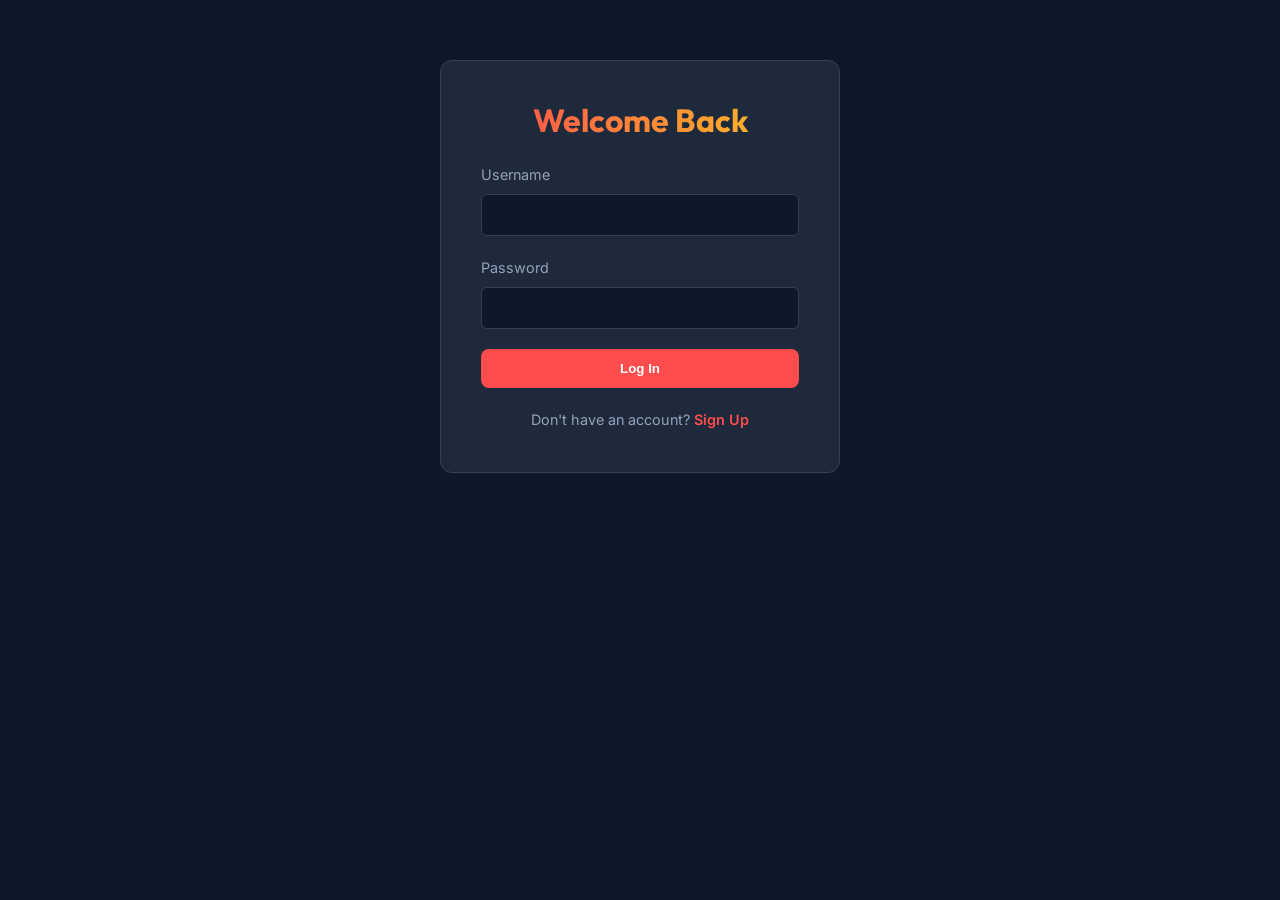
<file: index.html>
<!DOCTYPE html>
<html lang="en">
<head>
    <meta charset="UTF-8">
    <meta name="viewport" content="width=device-width, initial-scale=1.0">
    <title>KickOff FC - Home</title>
    <!-- Fonts -->
    <link rel="preconnect" href="https://fonts.googleapis.com">
    <link rel="preconnect" href="https://fonts.gstatic.com" crossorigin>
    <link href="https://fonts.googleapis.com/css2?family=Inter:wght@400;500;600&family=Outfit:wght@700;800&display=swap" rel="stylesheet">
    <!-- Styles -->
    <link rel="stylesheet" href="styles.css">
    <style>
        /* Specific Styles for Home Page */
        .hero {
            height: 80vh;
            background: linear-gradient(rgba(15, 23, 42, 0.7), rgba(15, 23, 42, 0.9)), 
                        url('https://images.unsplash.com/photo-1574629810360-7efbbe195018?ixlib=rb-1.2.1&auto=format&fit=crop&w=1950&q=80');
            background-size: cover;
            background-position: center;
            display: flex;
            align-items: center;
            justify-content: center;
            text-align: center;
            position: relative;
        }

        .hero-content h1 {
            font-size: 4rem;
            margin-bottom: 20px;
            text-transform: uppercase;
        }

        .hero-content p {
            font-size: 1.25rem;
            color: var(--text-muted);
            max-width: 600px;
            margin: 0 auto 30px;
        }

        .stats-grid {
            display: grid;
            grid-template-columns: repeat(auto-fit, minmax(250px, 1fr));
            gap: 30px;
            margin-top: -60px;
            position: relative;
            z-index: 10;
        }

        .stat-card {
            background-color: var(--surface);
            padding: 30px;
            border-radius: 12px;
            text-align: center;
            box-shadow: 0 10px 30px rgba(0,0,0,0.2);
            border: 1px solid var(--border);
        }

        .stat-number {
            font-size: 3rem;
            font-weight: 800;
            color: var(--primary);
            line-height: 1;
            margin-bottom: 10px;
        }
    </style>
</head>
<body>

    <!-- Hero Section -->
    <section class="hero animate-fade-in">
        <div class="container hero-content">
            <h1>We Are <span style="color: var(--primary)">Champions</span></h1>
            <p>Experience the passion, the glory, and the beautifully game with your local heroes. Join us for the upcoming season.</p>
            <a href="schedule.html" class="btn">View Match Schedule</a>
        </div>
    </section>

    <!-- Key Stats / Highlights -->
    <section class="container">
        <div class="stats-grid">
            <div class="stat-card">
                <div class="stat-number">#1</div>
                <p>League Position</p>
            </div>
            <div class="stat-card">
                <div class="stat-number">24</div>
                <p>Matches Won</p>
            </div>
            <div class="stat-card">
                <div class="stat-number">58</div>
                <p>Goals Scored</p>
            </div>
        </div>
    </section>

    <!-- Main Content -->
     <section class="container" style="margin-top: 80px;">
        <h2 class="section-title">Latest News</h2>
        <div style="display: grid; grid-template-columns: repeat(auto-fit, minmax(300px, 1fr)); gap: 30px;">
            <article style="background: var(--surface); border-radius: 12px; overflow: hidden; border: 1px solid var(--border);">
                <img src="https://images.unsplash.com/photo-1522778119026-d647f0565c6a?auto=format&fit=crop&w=800&q=80" alt="Match" style="width: 100%; height: 200px; object-fit: cover;">
                <div style="padding: 20px;">
                    <span style="color: var(--primary); font-size: 0.9rem; font-weight: 600;">Match Report</span>
                    <h3 style="margin: 10px 0;">Victory in the Derby</h3>
                    <p style="color: var(--text-muted); margin-bottom: 15px;">A stunning performance from the team secured a 3-0 against our rivals.</p>
                    <a href="#" style="color: var(--accent); font-weight: 500;">Read More →</a>
                </div>
            </article>
            <article style="background: var(--surface); border-radius: 12px; overflow: hidden; border: 1px solid var(--border);">
                <img src="https://images.unsplash.com/photo-1517466787929-bc90951d0974?auto=format&fit=crop&w=800&q=80" alt="Training" style="width: 100%; height: 200px; object-fit: cover;">
                <div style="padding: 20px;">
                    <span style="color: var(--primary); font-size: 0.9rem; font-weight: 600;">Team News</span>
                    <h3 style="margin: 10px 0;">New Striker Signed</h3>
                    <p style="color: var(--text-muted); margin-bottom: 15px;">We are excited to announce the signing of top scorer James Rodriguez.</p>
                    <a href="#" style="color: var(--accent); font-weight: 500;">Read More →</a>
                </div>
            </article>
            <article style="background: var(--surface); border-radius: 12px; overflow: hidden; border: 1px solid var(--border);">
                <div style="padding: 30px; height: 100%; display: flex; flex-direction: column; justify-content: center; text-align: center; border: 2px dashed var(--border);">
                    <h3 style="margin-bottom: 15px;">Next Match</h3>
                    <div style="font-size: 2rem; font-weight: 800; margin-bottom: 10px;">VS LIONS FC</div>
                    <p style="color: var(--text-muted);">Saturday, 15th Dec<br>15:00 KO</p>
                    <a href="schedule.html" class="btn" style="margin-top: 20px;">Get Tickets</a>
                </div>
            </article>
        </div>
    </section>

    <script src="script.js"></script>
</body>
</html>
</file>
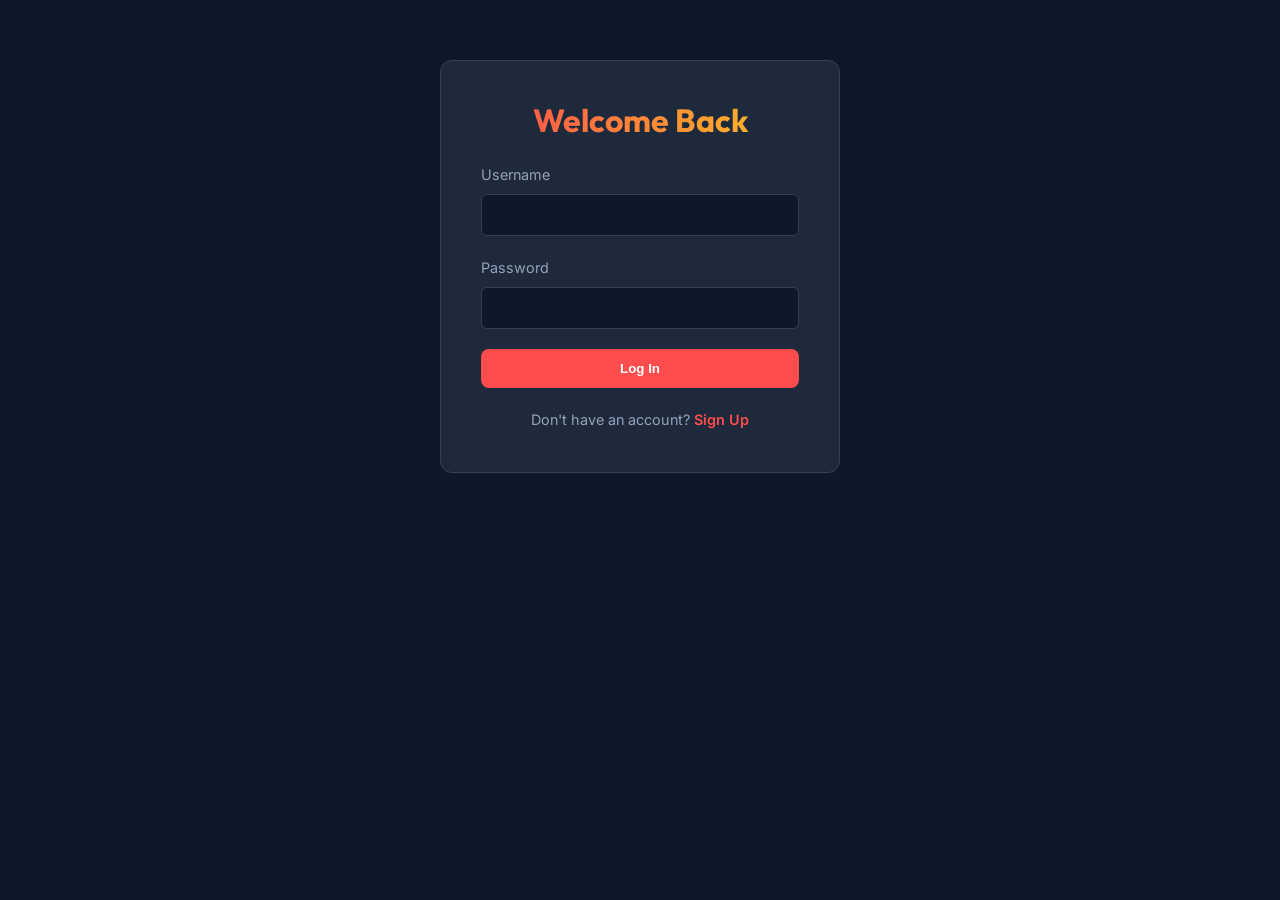
<file: discussion.html>
<!DOCTYPE html>
<html lang="en">

<head>
    <meta charset="UTF-8">
    <meta name="viewport" content="width=device-width, initial-scale=1.0">
    <title>KickOff FC - Fan Zone</title>
    <!-- Fonts -->
    <link rel="preconnect" href="https://fonts.googleapis.com">
    <link rel="preconnect" href="https://fonts.gstatic.com" crossorigin>
    <link href="https://fonts.googleapis.com/css2?family=Inter:wght@400;500;600&family=Outfit:wght@700;800&display=swap"
        rel="stylesheet">
    <!-- Styles -->
    <link rel="stylesheet" href="styles.css">
    <style>
        .discussion-container {
            display: grid;
            grid-template-columns: 1fr 350px;
            gap: 40px;
        }

        .chat-area {
            background-color: var(--surface);
            border-radius: 12px;
            border: 1px solid var(--border);
            height: 600px;
            display: flex;
            flex-direction: column;
        }

        .chat-header {
            padding: 20px;
            border-bottom: 1px solid var(--border);
            font-weight: 600;
        }

        .messages-list {
            flex: 1;
            overflow-y: auto;
            padding: 20px;
            display: flex;
            flex-direction: column;
            gap: 15px;
        }

        .message {
            background-color: var(--background);
            padding: 15px;
            border-radius: 8px;
            max-width: 80%;
            align-self: flex-start;
            border: 1px solid var(--border);
        }

        .message.own {
            align-self: flex-end;
            background-color: rgba(255, 77, 77, 0.1);
            border-color: rgba(255, 77, 77, 0.3);
        }

        .message-author {
            font-size: 0.75rem;
            color: var(--primary);
            font-weight: 700;
            margin-bottom: 4px;
        }

        .message-time {
            font-size: 0.7rem;
            color: var(--text-muted);
            float: right;
            margin-left: 10px;
        }

        .chat-input-area {
            padding: 20px;
            border-top: 1px solid var(--border);
            display: flex;
            gap: 10px;
        }

        .chat-input {
            flex: 1;
            background-color: var(--background);
            border: 1px solid var(--border);
            color: white;
            padding: 12px;
            border-radius: 6px;
            font-family: inherit;
        }

        .chat-input:focus {
            outline: none;
            border-color: var(--primary);
        }

        .sidebar {
            display: flex;
            flex-direction: column;
            gap: 20px;
        }

        .sidebar-card {
            background-color: var(--surface);
            padding: 20px;
            border-radius: 12px;
            border: 1px solid var(--border);
        }

        @media (max-width: 768px) {
            .discussion-container {
                grid-template-columns: 1fr;
            }

            .sidebar {
                order: -1;
            }
        }
    </style>
</head>

<body>

    <header class="container" style="padding-top: 40px; text-align: center;">
        <h1 class="section-title">Fan Zone</h1>
        <p style="color: var(--text-muted); margin-top: -30px; margin-bottom: 40px;">Join the conversation with fellow
            supporters.</p>
    </header>

    <main class="container discussion-container animate-fade-in" style="margin-bottom: 60px;">

        <div class="chat-area">
            <div class="chat-header">
                Live Discussion
            </div>
            <div class="messages-list" id="messagesList">
                <!-- Messages will be inserted here -->
                <div class="message">
                    <div class="message-author">Admin <span class="message-time">10:00 AM</span></div>
                    <div>Welcome to the new fan zone! Keep it clean and respectful.</div>
                </div>
            </div>
            <div class="chat-input-area">
                <input type="text" id="usernameInput" placeholder="Name" style="width: 100px;" class="chat-input"
                    value="Fan">
                <input type="text" id="messageInput" placeholder="Type a message..." class="chat-input">
                <button class="btn" onclick="sendMessage()">Send</button>
            </div>
        </div>

        <div class="sidebar">
            <div class="sidebar-card">
                <h3>Trend</h3>
                <ul style="list-style: none; margin-top: 15px; color: var(--text-muted);">
                    <li style="margin-bottom: 10px;">#KickOffVictory</li>
                    <li style="margin-bottom: 10px;">#NewSigning</li>
                    <li style="margin-bottom: 10px;">#DerbyDay</li>
                </ul>
            </div>
            <div class="sidebar-card">
                <h3>Community Guidelines</h3>
                <p style="font-size: 0.9rem; color: var(--text-muted); margin-top: 10px;">
                    1. Be respectful<br>
                    2. No hate speech<br>
                    3. No spam<br>
                    4. Support the team!
                </p>
            </div>
        </div>

    </main>

    <script src="script.js"></script>
    <script>
        // Simple Discussion Logic
        const messagesList = document.getElementById('messagesList');
        const messageInput = document.getElementById('messageInput');
        const usernameInput = document.getElementById('usernameInput');

        // Load messages from local storage
        const loadMessages = () => {
            const stored = localStorage.getItem('chat_messages');
            if (stored) {
                const messages = JSON.parse(stored);
                // Clear default if we have stored messages (except admin msg maybe, but simplifying for now)
                // Actually let's just append stored messages to the default admin one for demo
                messages.forEach(msg => appendMessageElement(msg));
            }
        };

        const saveMessage = (msgObj) => {
            const stored = localStorage.getItem('chat_messages');
            const messages = stored ? JSON.parse(stored) : [];
            messages.push(msgObj);
            localStorage.setItem('chat_messages', JSON.stringify(messages));
        };

        const appendMessageElement = (msg) => {
            const div = document.createElement('div');
            div.className = `message ${msg.isOwn ? 'own' : ''}`;
            div.innerHTML = `
                <div class="message-author">${msg.user} <span class="message-time">${msg.time}</span></div>
                <div>${msg.text}</div>
            `;
            messagesList.appendChild(div);
            messagesList.scrollTop = messagesList.scrollHeight;
        };

        function sendMessage() {
            const text = messageInput.value.trim();
            const user = usernameInput.value.trim() || 'Anonymous';

            if (text) {
                const time = new Date().toLocaleTimeString([], { hour: '2-digit', minute: '2-digit' });
                const msgObj = { user, text, time, isOwn: true };

                appendMessageElement(msgObj);
                saveMessage(msgObj);

                messageInput.value = '';
            }
        }

        messageInput.addEventListener('keypress', (e) => {
            if (e.key === 'Enter') sendMessage();
        });

        // Init
        loadMessages();

        // Check for logged in user
        const currentUser = localStorage.getItem('kickoff_user');
        if (currentUser) {
            usernameInput.value = currentUser;
            usernameInput.readOnly = true;
            usernameInput.style.backgroundColor = 'var(--surface)';
            usernameInput.style.borderColor = 'transparent';
        }
    </script>
</body>

</html>
</file>
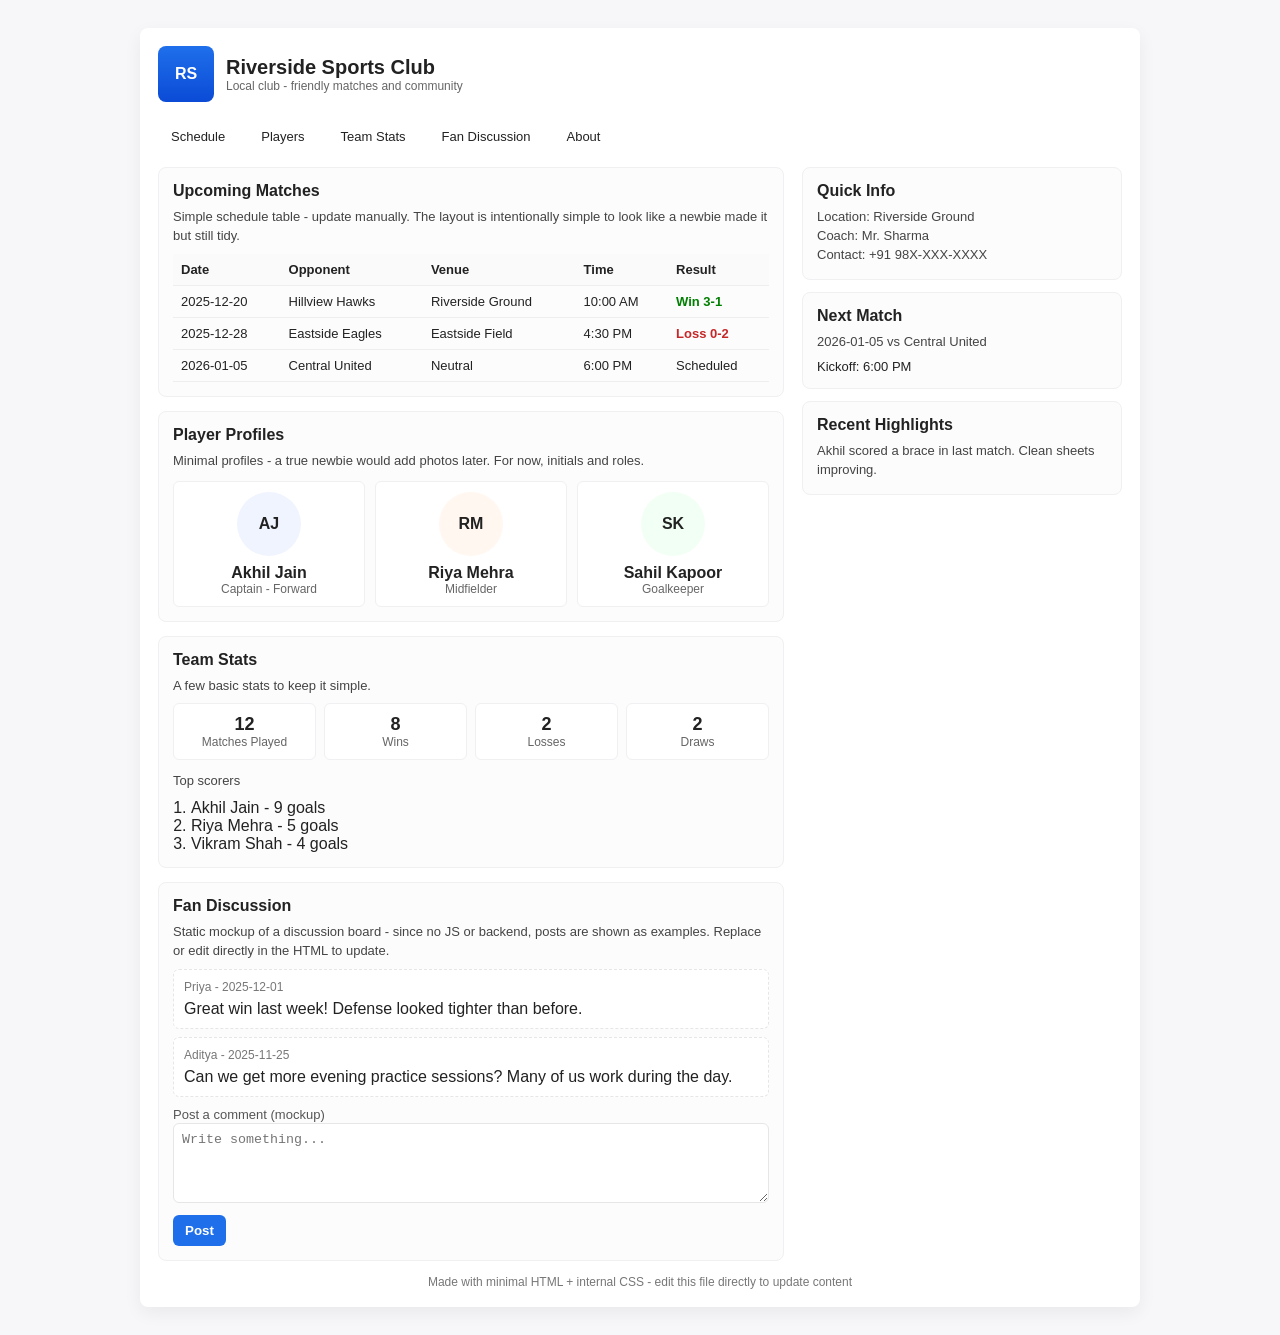
<file: l.html>
<!-- Sports Club - Classy But Newbie Look
     Single-file HTML with internal CSS only (no JS)
     Save as: sports-club-newbie-style.html and open in browser
-->

<!doctype html>
<html lang="en">
<head>
  <meta charset="utf-8">
  <meta name="viewport" content="width=device-width,initial-scale=1">
  <title>Riverside Sports Club</title>
  <style>
    /* Basic reset */
    *{box-sizing:border-box;margin:0;padding:0}
    html,body{font-family:Arial, Helvetica, sans-serif;background:#f7f7f9;color:#222}
    a{color:inherit;text-decoration:none}

    /* Container */
    .wrap{max-width:1000px;margin:28px auto;padding:18px;background:#fff;border-radius:8px;box-shadow:0 6px 18px rgba(0,0,0,0.06)}

    /* Header */
    header{display:flex;align-items:center;gap:12px;margin-bottom:18px}
    .logo{width:56px;height:56px;border-radius:8px;background:linear-gradient(180deg,#1f6feb,#0b4bd6);display:flex;align-items:center;justify-content:center;color:#fff;font-weight:700}
    .title{font-size:20px;font-weight:700}
    .subtitle{font-size:12px;color:#666}

    /* Navigation - simple newbie feel */
    nav{display:flex;gap:10px;margin:14px 0}
    nav a{padding:8px 12px;border-radius:6px;border:1px solid transparent;font-size:13px}
    nav a:hover{border-color:#e6e7ea;background:#fbfbfc}

    /* Layout grid */
    .grid{display:grid;grid-template-columns:1fr 320px;gap:18px}

    /* Main content cards */
    section.card{background:#fcfcfd;padding:14px;border-radius:8px;border:1px solid #f0f0f2}
    h2{font-size:16px;margin-bottom:8px}
    p.small{font-size:13px;color:#444;line-height:1.45}

    /* Schedule table - intentionally simple */
    table{width:100%;border-collapse:collapse;margin-top:8px}
    th,td{padding:8px;border-bottom:1px solid #eee;text-align:left;font-size:13px}
    th{background:#fafafa;font-weight:700}
    .result-win{color:green;font-weight:700}
    .result-loss{color:#c62828;font-weight:700}

    /* Player grid */
    .players{display:grid;grid-template-columns:repeat(3,1fr);gap:10px}
    .player{padding:10px;border-radius:6px;border:1px solid #f0f0f2;background:#fff;text-align:center}
    .player .name{font-weight:700;margin-top:8px}
    .player .role{font-size:12px;color:#666}

    /* Stats mini cards */
    .stats{display:flex;gap:8px;flex-wrap:wrap}
    .stat{flex:1;min-width:120px;padding:10px;background:#fff;border:1px solid #f0f0f2;border-radius:6px;text-align:center}
    .stat .num{font-weight:800;font-size:18px}
    .stat .label{font-size:12px;color:#666}

    /* Discussion - basic look like newbie made */
    .discussion{margin-top:8px}
    .post{padding:10px;border-radius:6px;border:1px dashed #e6e6e8;background:#fff;margin-bottom:8px}
    .post .meta{font-size:12px;color:#777;margin-bottom:6px}
    form textarea{width:100%;min-height:80px;padding:8px;border-radius:6px;border:1px solid #e6e6e8}
    form button{margin-top:8px;padding:8px 12px;border-radius:6px;border:0;background:#1f6feb;color:#fff;font-weight:700}

    /* Footer */
    footer{margin-top:14px;font-size:12px;color:#777;text-align:center}

    /* Responsive tweaks */
    @media (max-width:820px){
      .grid{grid-template-columns:1fr}
      .players{grid-template-columns:repeat(2,1fr)}
    }
    @media (max-width:420px){
      .players{grid-template-columns:1fr}
      .logo{width:48px;height:48px}
    }
  </style>
</head>
<body>
  <div class="wrap">
    <header>
      <div class="logo">RS</div>
      <div>
        <div class="title">Riverside Sports Club</div>
        <div class="subtitle">Local club - friendly matches and community</div>
      </div>
    </header>

    <nav>
      <a href="#schedule">Schedule</a>
      <a href="#players">Players</a>
      <a href="#stats">Team Stats</a>
      <a href="#discussion">Fan Discussion</a>
      <a href="#about">About</a>
    </nav>

    <div class="grid">
      <main>
        <section id="schedule" class="card">
          <h2>Upcoming Matches</h2>
          <p class="small">Simple schedule table - update manually. The layout is intentionally simple to look like a newbie made it but still tidy.</p>
          <table>
            <thead>
              <tr><th>Date</th><th>Opponent</th><th>Venue</th><th>Time</th><th>Result</th></tr>
            </thead>
            <tbody>
              <tr><td>2025-12-20</td><td>Hillview Hawks</td><td>Riverside Ground</td><td>10:00 AM</td><td class="result-win">Win 3-1</td></tr>
              <tr><td>2025-12-28</td><td>Eastside Eagles</td><td>Eastside Field</td><td>4:30 PM</td><td class="result-loss">Loss 0-2</td></tr>
              <tr><td>2026-01-05</td><td>Central United</td><td>Neutral</td><td>6:00 PM</td><td>Scheduled</td></tr>
            </tbody>
          </table>
        </section>

        <section id="players" class="card" style="margin-top:14px">
          <h2>Player Profiles</h2>
          <p class="small">Minimal profiles - a true newbie would add photos later. For now, initials and roles.</p>
          <div class="players" style="margin-top:10px">
            <div class="player">
              <div style="width:64px;height:64px;background:#f0f4ff;border-radius:50%;display:inline-flex;align-items:center;justify-content:center;font-weight:700;">AJ</div>
              <div class="name">Akhil Jain</div>
              <div class="role">Captain - Forward</div>
            </div>
            <div class="player">
              <div style="width:64px;height:64px;background:#fff7f0;border-radius:50%;display:inline-flex;align-items:center;justify-content:center;font-weight:700;">RM</div>
              <div class="name">Riya Mehra</div>
              <div class="role">Midfielder</div>
            </div>
            <div class="player">
              <div style="width:64px;height:64px;background:#f2fff5;border-radius:50%;display:inline-flex;align-items:center;justify-content:center;font-weight:700;">SK</div>
              <div class="name">Sahil Kapoor</div>
              <div class="role">Goalkeeper</div>
            </div>
          </div>
        </section>

        <section id="stats" class="card" style="margin-top:14px">
          <h2>Team Stats</h2>
          <p class="small">A few basic stats to keep it simple.</p>
          <div class="stats" style="margin-top:8px">
            <div class="stat"><div class="num">12</div><div class="label">Matches Played</div></div>
            <div class="stat"><div class="num">8</div><div class="label">Wins</div></div>
            <div class="stat"><div class="num">2</div><div class="label">Losses</div></div>
            <div class="stat"><div class="num">2</div><div class="label">Draws</div></div>
          </div>

          <p class="small" style="margin-top:12px">Top scorers</p>
          <ol style="margin-top:8px;padding-left:18px">
            <li>Akhil Jain - 9 goals</li>
            <li>Riya Mehra - 5 goals</li>
            <li>Vikram Shah - 4 goals</li>
          </ol>
        </section>

        <section id="discussion" class="card" style="margin-top:14px">
          <h2>Fan Discussion</h2>
          <p class="small">Static mockup of a discussion board - since no JS or backend, posts are shown as examples. Replace or edit directly in the HTML to update.</p>

          <div class="discussion">
            <div class="post">
              <div class="meta">Priya - 2025-12-01</div>
              <div>Great win last week! Defense looked tighter than before.</div>
            </div>
            <div class="post">
              <div class="meta">Aditya - 2025-11-25</div>
              <div>Can we get more evening practice sessions? Many of us work during the day.</div>
            </div>

            <form action="#" onsubmit="return false">
              <label style="font-size:13px;color:#555">Post a comment (mockup)</label>
              <textarea placeholder="Write something..." aria-label="discussion"></textarea>
              <button type="button">Post</button>
            </form>

          </div>
        </section>

      </main>

      <aside>
        <section class="card">
          <h2>Quick Info</h2>
          <p class="small">Location: Riverside Ground</p>
          <p class="small">Coach: Mr. Sharma</p>
          <p class="small">Contact: +91 98X-XXX-XXXX</p>
        </section>

        <section class="card" style="margin-top:12px">
          <h2>Next Match</h2>
          <p class="small">2026-01-05 vs Central United</p>
          <p style="font-size:13px;margin-top:8px">Kickoff: 6:00 PM</p>
        </section>

        <section class="card" style="margin-top:12px">
          <h2>Recent Highlights</h2>
          <p class="small">Akhil scored a brace in last match. Clean sheets improving.</p>
        </section>
      </aside>
    </div>

    <footer>
      <div>Made with minimal HTML + internal CSS - edit this file directly to update content</div>
    </footer>
  </div>
</body>
</html>
</file>
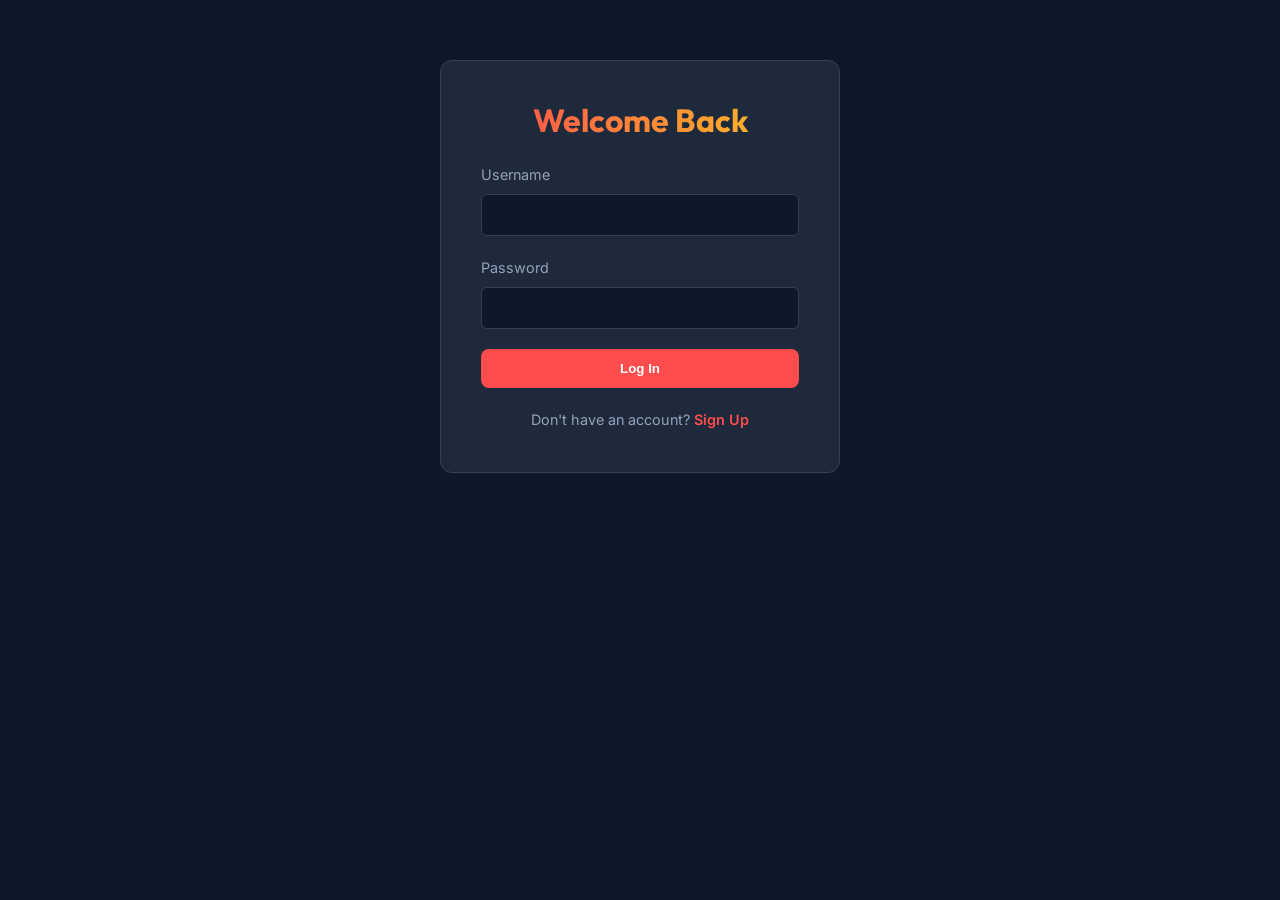
<file: login.html>
<!DOCTYPE html>
<html lang="en">

<head>
    <meta charset="UTF-8">
    <meta name="viewport" content="width=device-width, initial-scale=1.0">
    <title>KickOff FC - Login</title>

    <!-- Fonts -->
    <link rel="preconnect" href="https://fonts.googleapis.com">
    <link rel="preconnect" href="https://fonts.gstatic.com" crossorigin>
    <link href="https://fonts.googleapis.com/css2?family=Inter:wght@400;500;600&family=Outfit:wght@700;800&display=swap"
        rel="stylesheet">

    <!-- Styles -->
    <link rel="stylesheet" href="styles.css">

    <style>
        .auth-container {
            max-width: 400px;
            margin: 60px auto;
            background-color: var(--surface);
            padding: 40px;
            border-radius: 12px;
            border: 1px solid var(--border);
            text-align: center;
        }

        .auth-form {
            display: flex;
            flex-direction: column;
            gap: 20px;
        }

        .form-group {
            text-align: left;
        }

        .form-label {
            display: block;
            margin-bottom: 8px;
            color: var(--text-muted);
            font-size: 0.9rem;
        }

        .form-input {
            width: 100%;
            padding: 12px;
            background-color: var(--background);
            border: 1px solid var(--border);
            border-radius: 6px;
            color: white;
            font-family: inherit;
        }

        .form-input:focus {
            outline: none;
            border-color: var(--primary);
        }

        .toggle-text {
            margin-top: 20px;
            font-size: 0.9rem;
            color: var(--text-muted);
        }

        .toggle-link {
            color: var(--primary);
            cursor: pointer;
            font-weight: 600;
        }

        .hidden {
            display: none;
        }
    </style>
</head>

<body>

    <main class="container animate-fade-in">

        <!-- Login Section -->
        <div id="loginSection" class="auth-container">
            <h2 class="section-title" style="font-size: 2rem; margin-bottom: 1.5rem;">Welcome Back</h2>

            <form class="auth-form" onsubmit="handleLogin(event)">
                <div class="form-group">
                    <label class="form-label">Username</label>
                    <input type="text" id="loginUsername" class="form-input" required>
                </div>
                <div class="form-group">
                    <label class="form-label">Password</label>
                    <input type="password" id="loginPassword" class="form-input" required>
                </div>
                <button type="submit" class="btn" style="width: 100%;">Log In</button>
            </form>

            <p class="toggle-text">
                Don't have an account? <span class="toggle-link" onclick="toggleAuthMode()">Sign Up</span>
            </p>
        </div>

        <!-- Signup Section -->
        <div id="signupSection" class="auth-container hidden">
            <h2 class="section-title" style="font-size: 2rem; margin-bottom: 1.5rem;">Join the Club</h2>

            <form class="auth-form" onsubmit="handleSignup(event)">
                <div class="form-group">
                    <label class="form-label">Username</label>
                    <input type="text" id="signupUsername" class="form-input" required>
                </div>
                <div class="form-group">
                    <label class="form-label">Email</label>
                    <input type="email" id="signupEmail" class="form-input" required>
                </div>
                <div class="form-group">
                    <label class="form-label">Password</label>
                    <input type="password" id="signupPassword" class="form-input" required>
                </div>
                <button type="submit" class="btn" style="width: 100%;">Sign Up</button>
            </form>

            <p class="toggle-text">
                Already have an account? <span class="toggle-link" onclick="toggleAuthMode()">Log In</span>
            </p>
        </div>

    </main>

    <script>
        function toggleAuthMode() {
            document.getElementById("loginSection").classList.toggle("hidden");
            document.getElementById("signupSection").classList.toggle("hidden");
        }

        // Signup Logic
        function handleSignup(e) {
            e.preventDefault();

            const username = document.getElementById("signupUsername").value.trim();
            const email = document.getElementById("signupEmail").value.trim();
            const password = document.getElementById("signupPassword").value.trim();

            let users = JSON.parse(localStorage.getItem("kickoff_users")) || {};

            if (users[username]) {
                alert("Username already exists");
                return;
            }

            users[username] = { email, password };
            localStorage.setItem("kickoff_users", JSON.stringify(users));

            alert("Signup successful");

            loginUser(username);
        }

        // Login Logic
        function handleLogin(e) {
            e.preventDefault();

            const username = document.getElementById("loginUsername").value.trim();
            const password = document.getElementById("loginPassword").value.trim();

            let users = JSON.parse(localStorage.getItem("kickoff_users")) || {};

            if (!users[username]) {
                alert("User not found");
                return;
            }

            if (users[username].password !== password) {
                alert("Incorrect password");
                return;
            }

            loginUser(username);
        }

        // Save logged in user and redirect
        function loginUser(username) {
            localStorage.setItem("kickoff_user", username);
            window.location.href = "index.html";
        }
    </script>

</body>
</html>
</file>
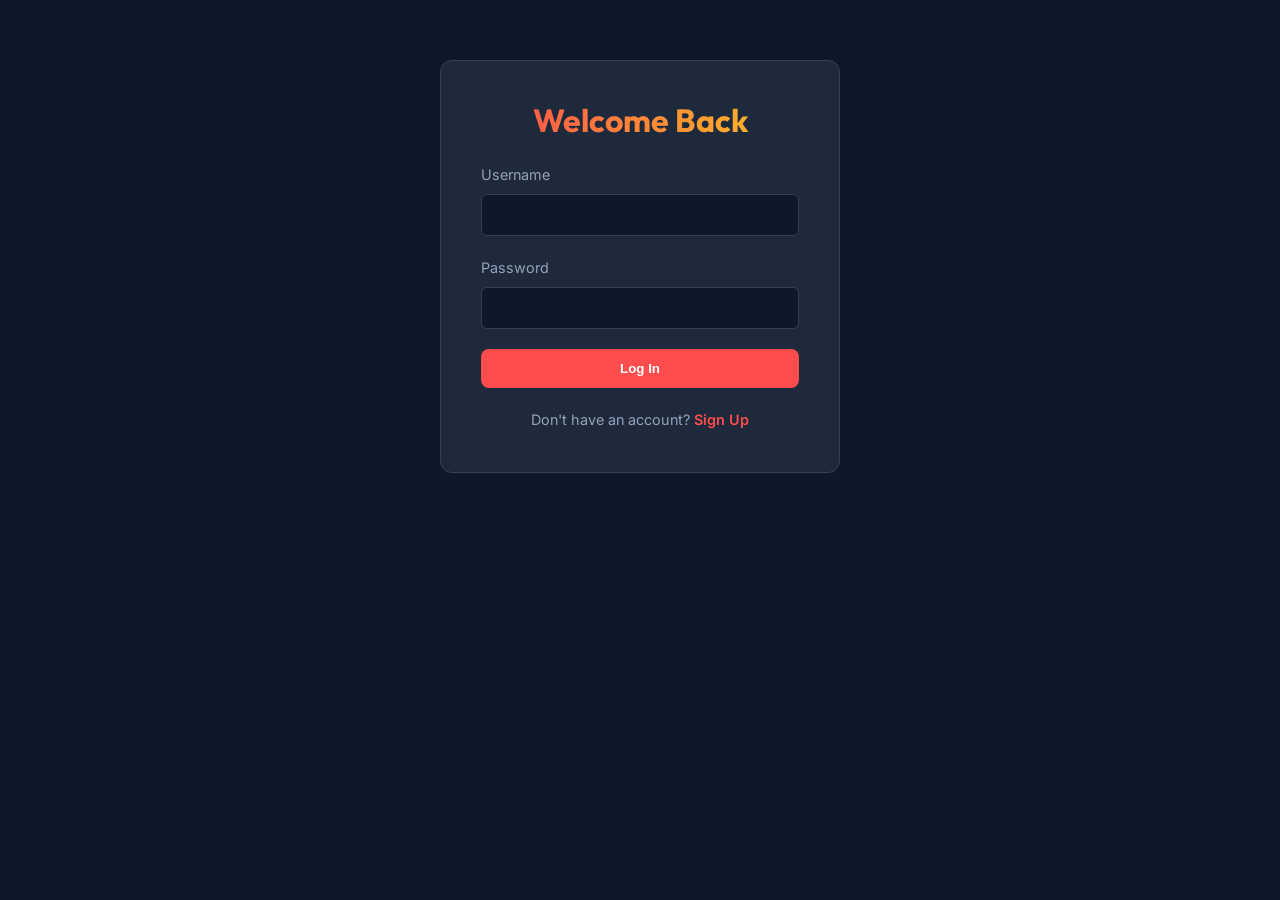
<file: players.html>
<!DOCTYPE html>
<html lang="en">

<head>
    <meta charset="UTF-8">
    <meta name="viewport" content="width=device-width, initial-scale=1.0">
    <title>KickOff FC - Players</title>
    <!-- Fonts -->
    <link rel="preconnect" href="https://fonts.googleapis.com">
    <link rel="preconnect" href="https://fonts.gstatic.com" crossorigin>
    <link href="https://fonts.googleapis.com/css2?family=Inter:wght@400;500;600&family=Outfit:wght@700;800&display=swap"
        rel="stylesheet">
    <!-- Styles -->
    <link rel="stylesheet" href="styles.css">
    <style>
        .roster-grid {
            display: grid;
            grid-template-columns: repeat(auto-fill, minmax(280px, 1fr));
            gap: 30px;
        }

        .player-card {
            background-color: var(--surface);
            border-radius: 12px;
            overflow: hidden;
            border: 1px solid var(--border);
            transition: transform 0.3s;
            position: relative;
        }

        .player-card:hover {
            transform: translateY(-5px);
            box-shadow: 0 10px 20px rgba(0, 0, 0, 0.3);
            border-color: var(--primary);
        }

        .player-img-container {
            height: 300px;
            background-color: #2a3441;
            display: flex;
            align-items: flex-end;
            justify-content: center;
            overflow: hidden;
        }

        .player-img {
            width: 100%;
            height: 100%;
            object-fit: cover;
            object-position: top;
            transition: transform 0.3s;
        }

        .player-card:hover .player-img {
            transform: scale(1.05);
        }

        .player-info {
            padding: 20px;
            text-align: center;
        }

        .player-number {
            color: var(--primary);
            font-family: var(--font-heading);
            font-weight: 800;
            font-size: 1.5rem;
            margin-bottom: 5px;
        }

        .player-name {
            font-size: 1.25rem;
            font-weight: 700;
            margin-bottom: 5px;
        }

        .player-position {
            color: var(--text-muted);
            font-size: 0.9rem;
            text-transform: uppercase;
            letter-spacing: 0.1em;
        }

        .stat-preview {
            display: flex;
            justify-content: center;
            gap: 20px;
            margin-top: 15px;
            padding-top: 15px;
            border-top: 1px solid var(--border);
        }

        .mini-stat {
            text-align: center;
        }

        .mini-stat span {
            display: block;
            font-weight: 700;
            color: var(--text-main);
        }

        .mini-stat label {
            font-size: 0.75rem;
            color: var(--text-muted);
        }
    </style>
</head>

<body>

    <header class="container" style="padding-top: 40px; text-align: center;">
        <h1 class="section-title">The Squad</h1>
        <p style="color: var(--text-muted); margin-top: -30px; margin-bottom: 40px;">Meet the athletes defending our
            badge.</p>
    </header>

    <main class="container animate-fade-in" style="margin-bottom: 60px;">

        <h3 style="margin-bottom: 20px;">Forwards</h3>
        <div class="roster-grid">
            <!-- Player 1 -->
            <div class="player-card">
                <div class="player-img-container">
                    <img class="player-img"
                        src="https://images.unsplash.com/photo-1517466787929-bc90951d0974?ixlib=rb-1.2.1&auto=format&fit=crop&w=600&q=80"
                        alt="Sarah Johnson" style="opacity: 0.8;">
                </div>
                <div class="player-info">
                    <div class="player-number">#10</div>
                    <div class="player-name">Sarah Johnson</div>
                    <div class="player-position">Striker</div>
                    <div class="stat-preview">
                        <div class="mini-stat"><span>12</span><label>Goals</label></div>
                        <div class="mini-stat"><span>5</span><label>Assists</label></div>
                    </div>
                </div>
            </div>
            <!-- Player 2 -->
            <div class="player-card">
                <div class="player-img-container">
                    <img class="player-img"
                        src="https://images.unsplash.com/photo-1543326727-299388a10874?ixlib=rb-1.2.1&auto=format&fit=crop&w=600&q=80"
                        alt="Mike Davis" style="opacity: 0.8;">
                </div>
                <div class="player-info">
                    <div class="player-number">#9</div>
                    <div class="player-name">Mike "Rocket" Davis</div>
                    <div class="player-position">Forward</div>
                    <div class="stat-preview">
                        <div class="mini-stat"><span>8</span><label>Goals</label></div>
                        <div class="mini-stat"><span>2</span><label>Assists</label></div>
                    </div>
                </div>
            </div>
        </div>

        <h3 style="margin: 40px 0 20px;">Midfielders</h3>
        <div class="roster-grid">
            <!-- Player 3 -->
            <div class="player-card">
                <div class="player-img-container">
                    <img class="player-img"
                        src="https://images.unsplash.com/photo-1518611012118-696072aa579a?ixlib=rb-1.2.1&auto=format&fit=crop&w=600&q=80"
                        alt="Elena Rodriguez" style="opacity: 0.8;">
                </div>
                <div class="player-info">
                    <div class="player-number">#8</div>
                    <div class="player-name">Elena Rodriguez</div>
                    <div class="player-position">Central Mid</div>
                    <div class="stat-preview">
                        <div class="mini-stat"><span>24</span><label>Tackles</label></div>
                        <div class="mini-stat"><span>88%</span><label>Pass Acc</label></div>
                    </div>
                </div>
            </div>
            <!-- Player 4 -->
            <div class="player-card">
                <div class="player-img-container">
                    <img class="player-img"
                        src="https://images.unsplash.com/photo-1508098682722-e99c43a406b2?ixlib=rb-1.2.1&auto=format&fit=crop&w=600&q=80"
                        alt="Tom Baker" style="opacity: 0.8;">
                </div>
                <div class="player-info">
                    <div class="player-number">#14</div>
                    <div class="player-name">Tom Baker</div>
                    <div class="player-position">Winger</div>
                    <div class="stat-preview">
                        <div class="mini-stat"><span>7</span><label>G/A</label></div>
                        <div class="mini-stat"><span>31km/h</span><label>Top Speed</label></div>
                    </div>
                </div>
            </div>
        </div>

        <h3 style="margin: 40px 0 20px;">Defenders</h3>
        <div class="roster-grid">
            <!-- Player 5 -->
            <div class="player-card">
                <div class="player-img-container">
                    <img class="player-img"
                        src="https://images.unsplash.com/photo-1526232761682-d26e03ac148e?ixlib=rb-1.2.1&auto=format&fit=crop&w=600&q=80"
                        alt="Marcus Chen" style="opacity: 0.8;">
                </div>
                <div class="player-info">
                    <div class="player-number">#4</div>
                    <div class="player-name">Marcus Chen</div>
                    <div class="player-position">Center Back</div>
                    <div class="stat-preview">
                        <div class="mini-stat"><span>15</span><label>Blocks</label></div>
                        <div class="mini-stat"><span>8</span><label>Clean Sheets</label></div>
                    </div>
                </div>
            </div>
        </div>

    </main>

    <script src="script.js"></script>
</body>

</html>
</file>
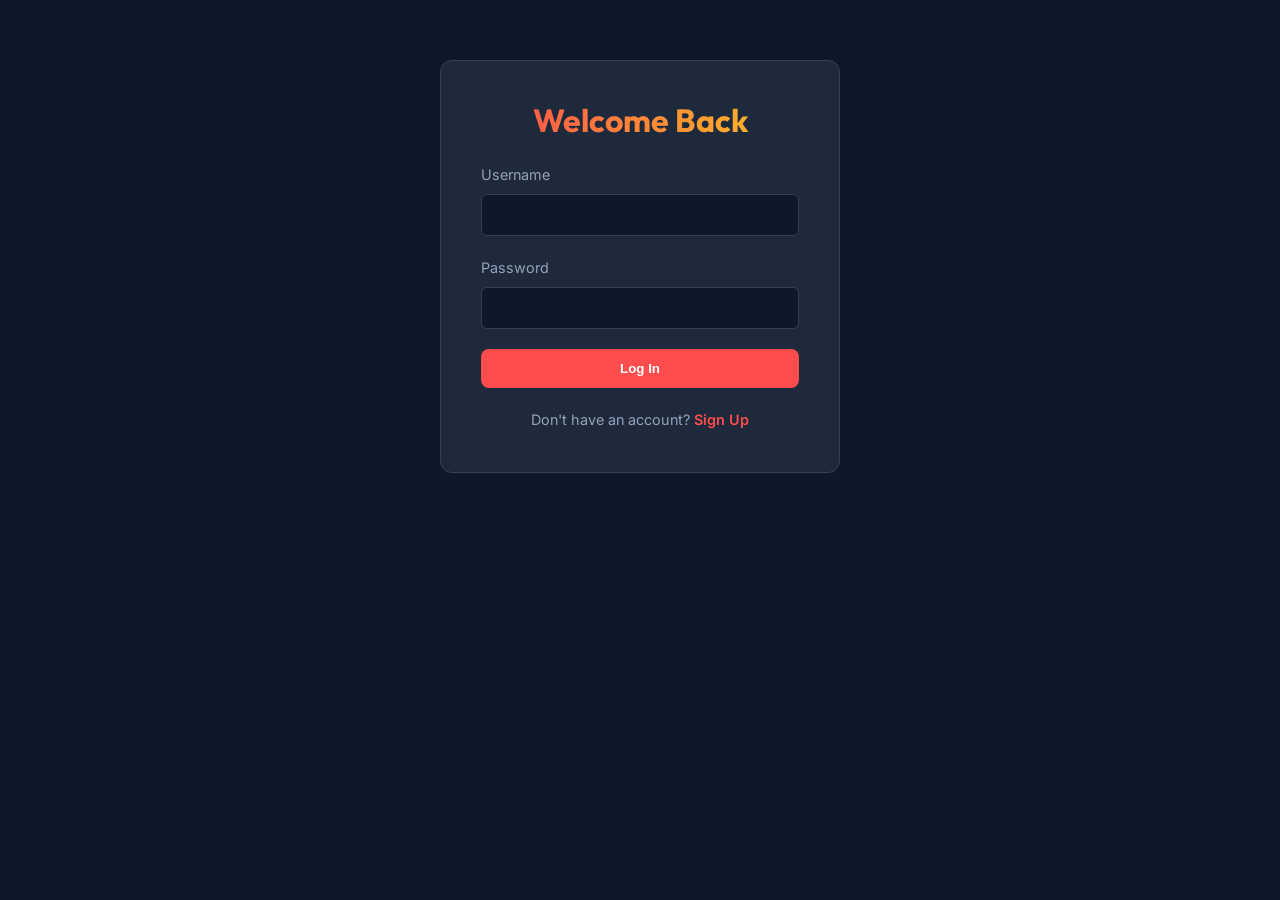
<file: schedule.html>
<!DOCTYPE html>
<html lang="en">

<head>
    <meta charset="UTF-8">
    <meta name="viewport" content="width=device-width, initial-scale=1.0">
    <title>KickOff FC - Match Schedule</title>
    <!-- Fonts -->
    <link rel="preconnect" href="https://fonts.googleapis.com">
    <link rel="preconnect" href="https://fonts.gstatic.com" crossorigin>
    <link href="https://fonts.googleapis.com/css2?family=Inter:wght@400;500;600&family=Outfit:wght@700;800&display=swap"
        rel="stylesheet">
    <!-- Styles -->
    <link rel="stylesheet" href="styles.css">
    <style>
        .match-card {
            background-color: var(--surface);
            border-radius: 12px;
            padding: 25px;
            margin-bottom: 20px;
            border: 1px solid var(--border);
            display: flex;
            justify-content: space-between;
            align-items: center;
            transition: transform 0.2s;
        }

        .match-card:hover {
            transform: translateY(-2px);
            border-color: var(--primary);
        }

        .teams {
            display: flex;
            align-items: center;
            gap: 20px;
            flex: 2;
        }

        .team-name {
            font-family: var(--font-heading);
            font-weight: 700;
            font-size: 1.2rem;
        }

        .vs {
            color: var(--text-muted);
            font-size: 0.9rem;
            font-weight: 600;
        }

        .match-info {
            flex: 1;
            text-align: right;
            border-left: 1px solid var(--border);
            padding-left: 20px;
        }

        .match-date {
            color: var(--primary);
            font-weight: 600;
            margin-bottom: 5px;
        }

        .match-venue {
            color: var(--text-muted);
            font-size: 0.9rem;
        }

        .score-badge {
            background-color: var(--background);
            padding: 8px 16px;
            border-radius: 8px;
            font-family: var(--font-heading);
            font-weight: 700;
            border: 1px solid var(--border);
        }

        .status-badge {
            display: inline-block;
            font-size: 0.75rem;
            text-transform: uppercase;
            letter-spacing: 0.05em;
            padding: 4px 8px;
            border-radius: 4px;
            margin-bottom: 8px;
        }

        .status-upcoming {
            background-color: rgba(251, 191, 36, 0.1);
            color: var(--accent);
        }

        .status-finished {
            background-color: rgba(148, 163, 184, 0.1);
            color: var(--text-muted);
        }

        @media (max-width: 640px) {
            .match-card {
                flex-direction: column;
                text-align: center;
                gap: 20px;
            }

            .teams {
                flex-direction: column;
                gap: 10px;
            }

            .match-info {
                text-align: center;
                border-left: none;
                border-top: 1px solid var(--border);
                padding-left: 0;
                padding-top: 20px;
                width: 100%;
            }
        }
    </style>
</head>

<body>

    <header class="container" style="padding-top: 40px; text-align: center;">
        <h1 class="section-title">Match Schedule</h1>
        <p style="color: var(--text-muted); margin-top: -30px; margin-bottom: 40px;">Follow our journey through the
            league.</p>
    </header>

    <main class="container animate-fade-in">
        <h2
            style="margin-bottom: 20px; border-bottom: 2px solid var(--border); padding-bottom: 10px; display: inline-block;">
            Upcoming Fixtures</h2>

        <div class="match-card">
            <div class="teams">
                <span class="team-name">KickOff FC</span>
                <span class="vs">VS</span>
                <span class="team-name">Lions FC</span>
            </div>
            <div class="match-info">
                <span class="status-badge status-upcoming">Upcoming</span>
                <div class="match-date">Dec 15, 15:00</div>
                <div class="match-venue">kickOff Arena (Home)</div>
            </div>
        </div>

        <div class="match-card">
            <div class="teams">
                <span class="team-name">City United</span>
                <span class="vs">VS</span>
                <span class="team-name">KickOff FC</span>
            </div>
            <div class="match-info">
                <span class="status-badge status-upcoming">Upcoming</span>
                <div class="match-date">Dec 22, 18:30</div>
                <div class="match-venue">City Central Stadium (Away)</div>
            </div>
        </div>

        <div class="match-card">
            <div class="teams">
                <span class="team-name">KickOff FC</span>
                <span class="vs">VS</span>
                <span class="team-name">Westside Warriors</span>
            </div>
            <div class="match-info">
                <span class="status-badge status-upcoming">Upcoming</span>
                <div class="match-date">Jan 05, 15:00</div>
                <div class="match-venue">KickOff Arena (Home)</div>
            </div>
        </div>

        <h2
            style="margin: 60px 0 20px; border-bottom: 2px solid var(--border); padding-bottom: 10px; display: inline-block;">
            Recent Results</h2>

        <div class="match-card">
            <div class="teams">
                <span class="team-name">Rovers FC</span>
                <span class="score-badge">0 - 3</span>
                <span class="team-name">KickOff FC</span>
            </div>
            <div class="match-info">
                <span class="status-badge status-finished">Full Time</span>
                <div class="match-date">Dec 08</div>
                <div class="match-venue">Rovers Ground (Away)</div>
            </div>
        </div>

        <div class="match-card">
            <div class="teams">
                <span class="team-name">KickOff FC</span>
                <span class="score-badge">1 - 1</span>
                <span class="team-name">North End</span>
            </div>
            <div class="match-info">
                <span class="status-badge status-finished">Full Time</span>
                <div class="match-date">Dec 01</div>
                <div class="match-venue">KickOff Arena (Home)</div>
            </div>
        </div>

    </main>

    <script src="script.js"></script>
</body>

</html>
</file>
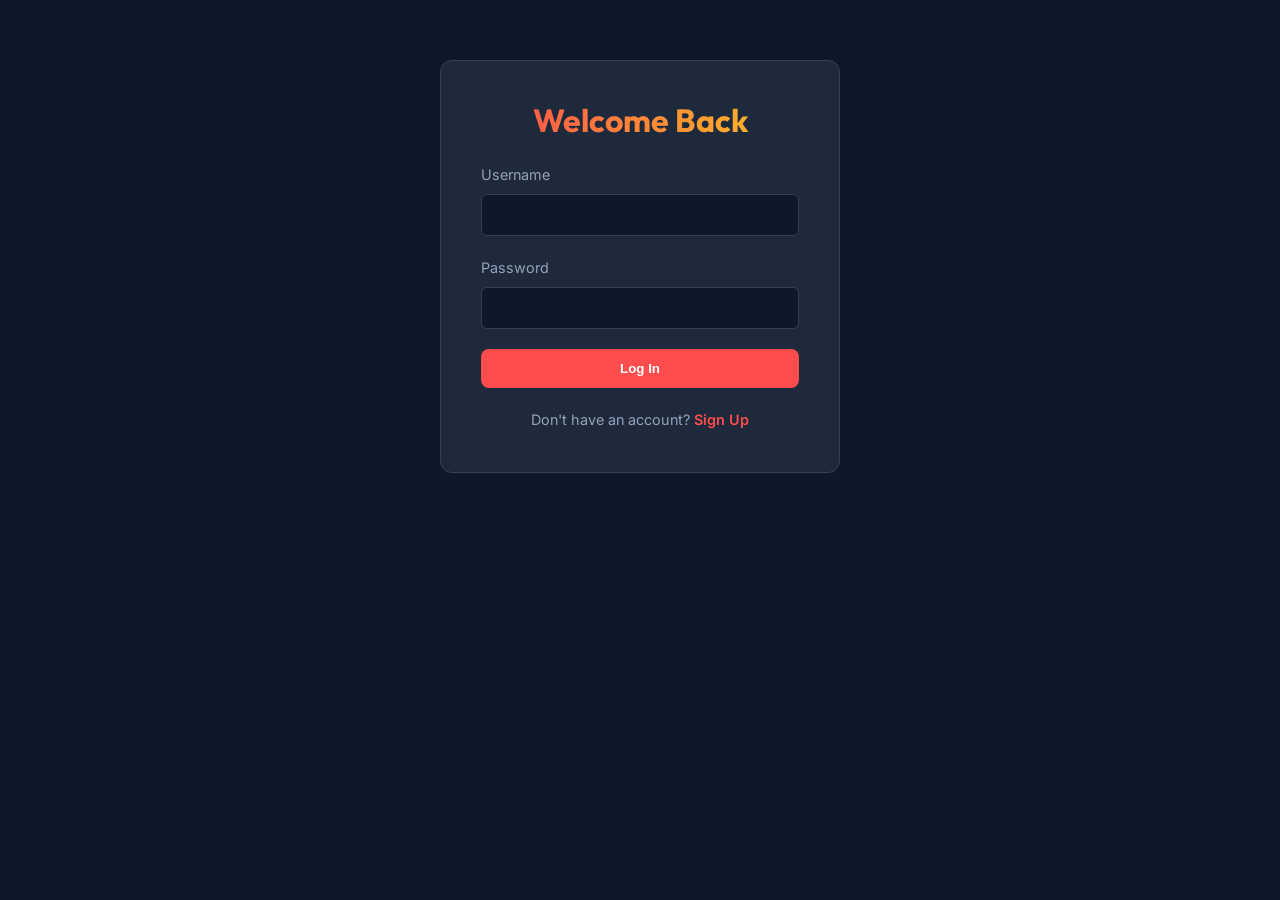
<file: stats.html>
<!DOCTYPE html>
<html lang="en">

<head>
    <meta charset="UTF-8">
    <meta name="viewport" content="width=device-width, initial-scale=1.0">
    <title>KickOff FC - Team Stats</title>
    <!-- Fonts -->
    <link rel="preconnect" href="https://fonts.googleapis.com">
    <link rel="preconnect" href="https://fonts.gstatic.com" crossorigin>
    <link href="https://fonts.googleapis.com/css2?family=Inter:wght@400;500;600&family=Outfit:wght@700;800&display=swap"
        rel="stylesheet">
    <!-- Styles -->
    <link rel="stylesheet" href="styles.css">
    <style>
        .stats-table-container {
            background-color: var(--surface);
            border-radius: 12px;
            overflow: hidden;
            border: 1px solid var(--border);
            margin-bottom: 40px;
        }

        .stats-table {
            width: 100%;
            border-collapse: collapse;
            text-align: left;
        }

        .stats-table th,
        .stats-table td {
            padding: 20px;
            border-bottom: 1px solid var(--border);
        }

        .stats-table th {
            background-color: rgba(255, 255, 255, 0.05);
            font-weight: 600;
            color: var(--text-muted);
            font-size: 0.9rem;
            text-transform: uppercase;
            letter-spacing: 0.05em;
        }

        .stats-table tr:hover {
            background-color: rgba(255, 255, 255, 0.02);
        }

        .stats-table tr:last-child td {
            border-bottom: none;
        }

        .stat-value-high {
            color: #10B981;
            /* Green */
            font-weight: 700;
        }

        .stat-bar-container {
            width: 100%;
            height: 8px;
            background-color: var(--background);
            border-radius: 4px;
            margin-top: 8px;
            overflow: hidden;
        }

        .stat-bar-fill {
            height: 100%;
            background-color: var(--primary);
            border-radius: 4px;
        }
    </style>
</head>

<body>

    <header class="container" style="padding-top: 40px; text-align: center;">
        <h1 class="section-title">Team Statistics</h1>
        <p style="color: var(--text-muted); margin-top: -30px; margin-bottom: 40px;">Detailed analysis of our season
            performance.</p>
    </header>

    <main class="container animate-fade-in" style="margin-bottom: 60px;">

        <h3 style="margin-bottom: 20px;">Season Overview</h3>
        <div
            style="display: grid; grid-template-columns: repeat(auto-fit, minmax(200px, 1fr)); gap: 20px; margin-bottom: 40px;">
            <div
                style="background: var(--surface); padding: 20px; border-radius: 12px; border: 1px solid var(--border);">
                <div style="color: var(--text-muted); font-size: 0.9rem;">Clean Sheets</div>
                <div style="font-size: 2rem; font-weight: 800; color: var(--accent);">12</div>
            </div>
            <div
                style="background: var(--surface); padding: 20px; border-radius: 12px; border: 1px solid var(--border);">
                <div style="color: var(--text-muted); font-size: 0.9rem;">Average Possession</div>
                <div style="font-size: 2rem; font-weight: 800; color: var(--primary);">58%</div>
            </div>
            <div
                style="background: var(--surface); padding: 20px; border-radius: 12px; border: 1px solid var(--border);">
                <div style="color: var(--text-muted); font-size: 0.9rem;">Pass Accuracy</div>
                <div style="font-size: 2rem; font-weight: 800; color: #3B82F6;">86%</div>
            </div>
            <div
                style="background: var(--surface); padding: 20px; border-radius: 12px; border: 1px solid var(--border);">
                <div style="color: var(--text-muted); font-size: 0.9rem;">Yellow Cards</div>
                <div style="font-size: 2rem; font-weight: 800; color: #EF4444;">18</div>
            </div>
        </div>

        <h3 style="margin-bottom: 20px;">Top Scorers</h3>
        <div class="stats-table-container">
            <table class="stats-table">
                <thead>
                    <tr>
                        <th>Player</th>
                        <th>Position</th>
                        <th>Appearances</th>
                        <th>Goals</th>
                        <th>Efficiency</th>
                    </tr>
                </thead>
                <tbody>
                    <tr>
                        <td>Sarah Johnson</td>
                        <td>Striker</td>
                        <td>24</td>
                        <td class="stat-value-high">18</td>
                        <td>
                            0.75
                            <div class="stat-bar-container">
                                <div class="stat-bar-fill" style="width: 75%;"></div>
                            </div>
                        </td>
                    </tr>
                    <tr>
                        <td>Mike "Rocket" Davis</td>
                        <td>Forward</td>
                        <td>22</td>
                        <td class="stat-value-high">12</td>
                        <td>
                            0.54
                            <div class="stat-bar-container">
                                <div class="stat-bar-fill" style="width: 54%;"></div>
                            </div>
                        </td>
                    </tr>
                    <tr>
                        <td>Tom Baker</td>
                        <td>Winger</td>
                        <td>20</td>
                        <td>8</td>
                        <td>
                            0.40
                            <div class="stat-bar-container">
                                <div class="stat-bar-fill" style="width: 40%;"></div>
                            </div>
                        </td>
                    </tr>
                    <tr>
                        <td>Elena Rodriguez</td>
                        <td>Midfield</td>
                        <td>24</td>
                        <td>5</td>
                        <td>
                            0.20
                            <div class="stat-bar-container">
                                <div class="stat-bar-fill" style="width: 20%;"></div>
                            </div>
                        </td>
                    </tr>
                </tbody>
            </table>
        </div>

    </main>

    <script src="script.js"></script>
</body>

</html>
</file>
<file: styles.css>
:root {
  /* Color Palette - Premium Dark/Vibrant */
  --primary: #FF4D4D; /* Energetic Red */
  --primary-hover: #E33E3E;
  --secondary: #1F2937; /* Dark Blue-Grey */
  --accent: #FBBF24; /* Gold/Amber */
  --background: #0F172A; /* Deep Navy Background */
  --surface: #1E293B; /* Slightly lighter for cards */
  --text-main: #F8FAFC;
  --text-muted: #94A3B8;
  --border: #334155;
  
  /* Typography */
  --font-main: 'Inter', system-ui, sans-serif;
  --font-heading: 'Outfit', system-ui, sans-serif;
  
  /* Spacing */
  --container-width: 1200px;
  --header-height: 80px;
}

* {
  box-sizing: border-box;
  margin: 0;
  padding: 0;
}

body {
  font-family: var(--font-main);
  background-color: var(--background);
  color: var(--text-main);
  line-height: 1.6;
}

h1, h2, h3, h4, h5, h6 {
  font-family: var(--font-heading);
  font-weight: 700;
  color: var(--text-main);
  line-height: 1.2;
}

a {
  text-decoration: none;
  color: inherit;
  transition: color 0.3s ease;
}

/* Utilities */
.container {
  max-width: var(--container-width);
  margin: 0 auto;
  padding: 0 20px;
}

.btn {
  display: inline-block;
  padding: 12px 24px;
  background-color: var(--primary);
  color: white;
  border-radius: 8px;
  font-weight: 600;
  border: none;
  cursor: pointer;
  transition: all 0.3s ease;
}

.btn:hover {
  background-color: var(--primary-hover);
  transform: translateY(-2px);
  box-shadow: 0 4px 12px rgba(255, 77, 77, 0.3);
}

.section-title {
  font-size: 2.5rem;
  text-align: center;
  margin-bottom: 3rem;
  background: linear-gradient(to right, var(--primary), var(--accent));
  -webkit-background-clip: text;
  -webkit-text-fill-color: transparent;
}

/* Navbar */
.navbar {
  height: var(--header-height);
  background-color: rgba(15, 23, 42, 0.9);
  backdrop-filter: blur(10px);
  border-bottom: 1px solid var(--border);
  position: sticky;
  top: 0;
  z-index: 1000;
  display: flex;
  align-items: center;
}

.navbar-content {
  display: flex;
  justify-content: space-between;
  align-items: center;
  width: 100%;
}

.logo {
  font-family: var(--font-heading);
  font-size: 1.5rem;
  font-weight: 800;
  letter-spacing: -0.05em;
  color: white;
}

.logo span {
  color: var(--primary);
}

.nav-links {
  display: flex;
  gap: 30px;
  list-style: none;
}

.nav-link {
  font-weight: 500;
  color: var(--text-muted);
}

.nav-link:hover, .nav-link.active {
  color: white;
}

.mobile-menu-btn {
  display: none;
  background: none;
  border: none;
  color: white;
  font-size: 1.5rem;
  cursor: pointer;
}

/* Footer */
.footer {
  background-color: var(--secondary);
  padding: 60px 0 20px;
  margin-top: 80px;
  border-top: 1px solid var(--border);
}

.footer-content {
  display: grid;
  grid-template-columns: repeat(auto-fit, minmax(200px, 1fr));
  gap: 40px;
  margin-bottom: 40px;
}

.footer-bottom {
  text-align: center;
  padding-top: 20px;
  border-top: 1px solid var(--border);
  color: var(--text-muted);
  font-size: 0.9rem;
}

/* Animations */
@keyframes fadeIn {
  from { opacity: 0; transform: translateY(20px); }
  to { opacity: 1; transform: translateY(0); }
}

.animate-fade-in {
  animation: fadeIn 0.6s ease-out forwards;
}

/* Mobile Responsive */
@media (max-width: 768px) {
  .nav-links {
    display: none; /* JS will toggle this */
    position: absolute;
    top: var(--header-height);
    left: 0;
    right: 0;
    background-color: var(--secondary);
    flex-direction: column;
    padding: 20px;
    border-bottom: 1px solid var(--border);
  }

  .nav-links.open {
    display: flex;
  }

  .mobile-menu-btn {
    display: block;
  }
  
  .section-title {
    font-size: 2rem;
  }
}
</file>
